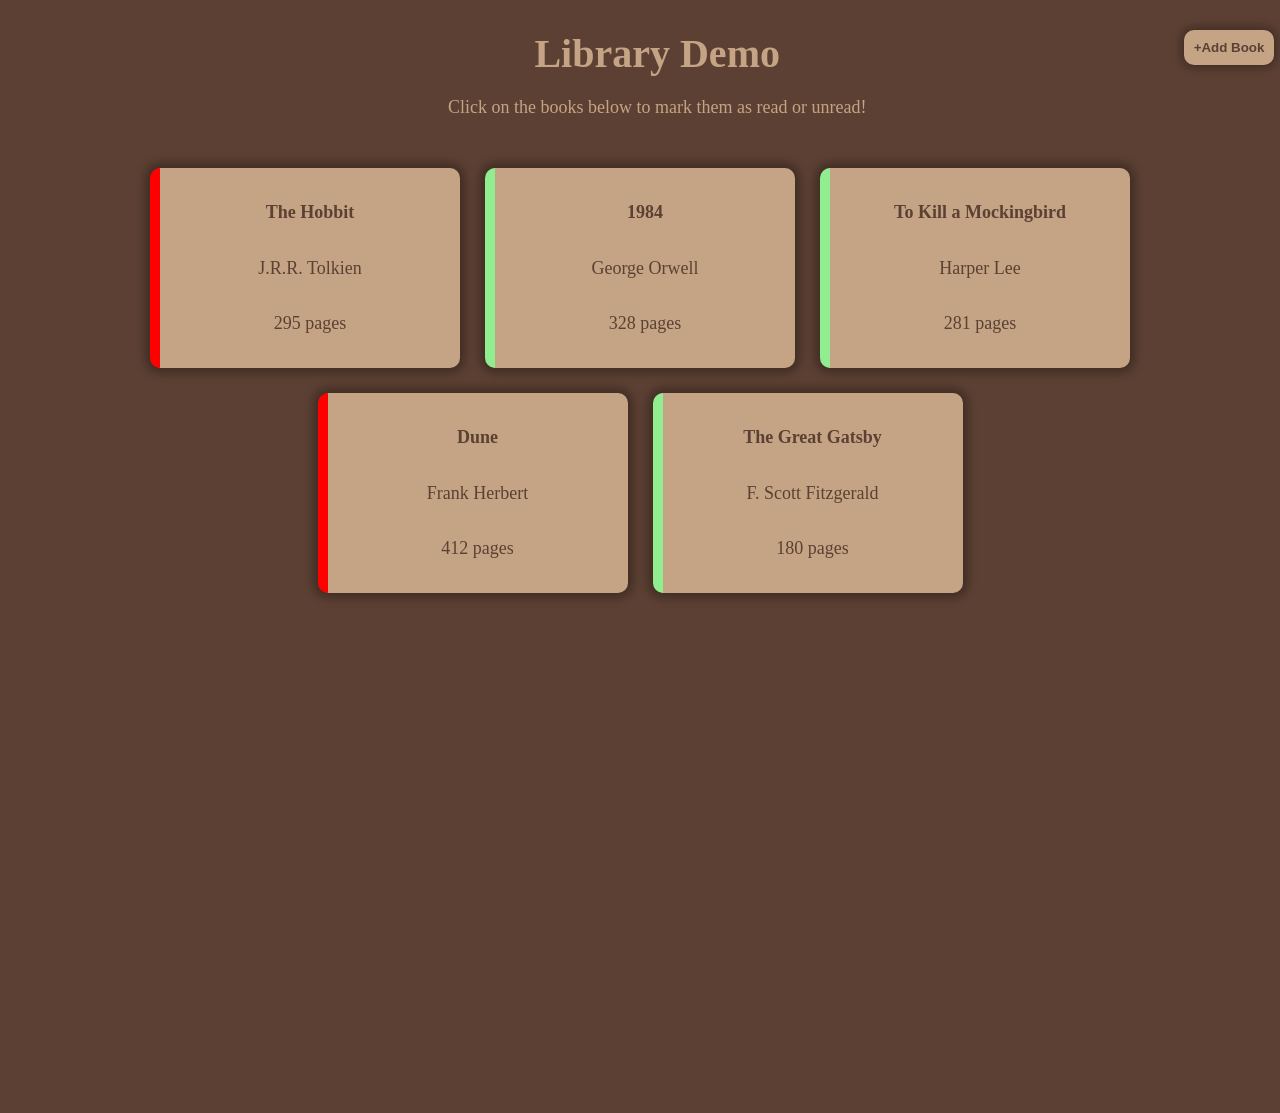
<file: library_project/index.html>
<!doctype html>
<html lang="en">
    <head>
        <meta charset="UTF-8" />
        <meta name="viewport" content="width=device-width, initial-scale=1.0" />
        <title>Library Demo</title>
        <link rel="stylesheet" href="./index.css" />
    </head>
    <body class="body">
        <div class="header__wrapper">
            <h1 class="library__title">Library Demo</h1>
            <p class="library__description">
                Click on the books below to mark them as read or unread!
            </p>
            <button class="open_modal">+Add Book</button>
        </div>
        <div class="library__wrapper"></div>
        <div class="new_book_modal closed">
            <form id="new_book_form">
                <div class="form_heading">
                    <h2 class="form__title">Add New Book</h2>
                    <button class="close_btn">Close</button>
                </div>
                <div class="form__wrapper">
                    <label for="title">
                        Title:
                        <input
                            type="text"
                            name="title"
                            id="title"
                            placeholder="Title of Book"
                        />
                    </label>
                    <label for="author">
                        Author:
                        <input
                            type="text"
                            name="author"
                            id="author"
                            placeholder="Author of Book"
                        />
                    </label>
                    <label for="pages">
                        Page Count:
                        <input
                            type="number"
                            name="pages"
                            id="pages"
                            placeholder="0"
                        />
                    </label>
                    <label for="pages">
                        Have you read this book?
                        <input type="checkbox" name="isRead" id="is_read" />
                    </label>
                    <button class="add_book_btn">Add Book</button>
                </div>
            </form>
        </div>
        <script src="./library.js"></script>
    </body>
</html>
</file>
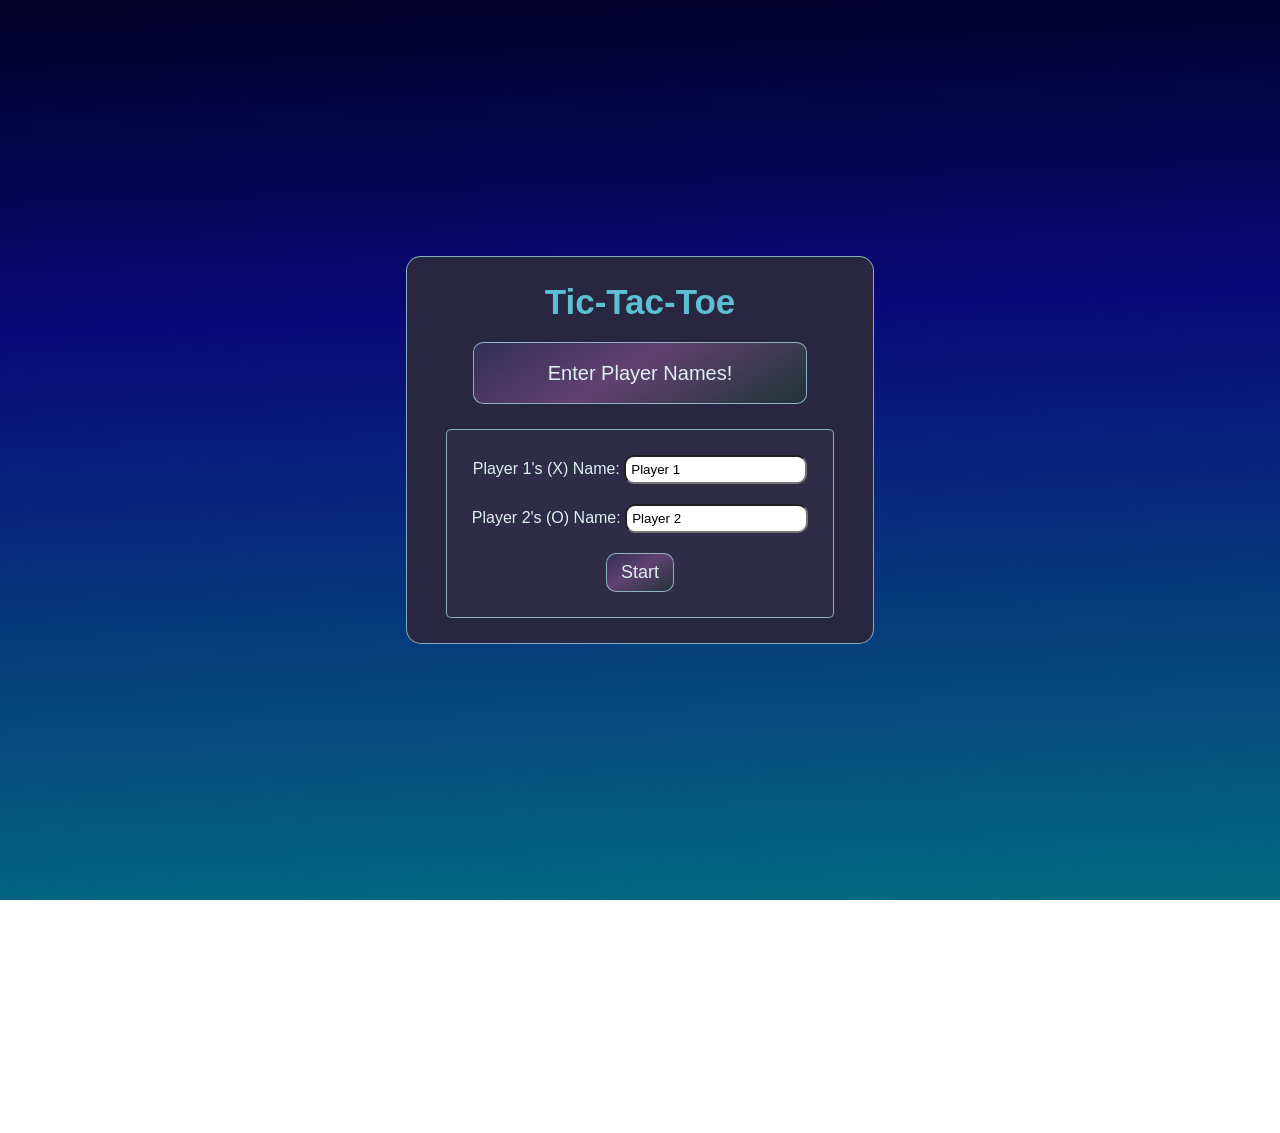
<file: Tic_Tac_Toe/index.html>
<!doctype html>
<html lang="en">
    <head>
        <meta charset="UTF-8" />
        <meta name="viewport" content="width=device-width, initial-scale=1.0" />
        <title>Tic-Tac-Toe</title>
        <link rel="stylesheet" href="./index.css" />
    </head>
    <body>
        <div class="bg">
            <div id="name__modal" class="game__modal">
                <div class="details__wrapper">
                    <h1 class="game__title">Tic-Tac-Toe</h1>
                    <p class="game__details_name_type">Enter Player Names!</p>
                </div>
                <form id="player_name_form">
                    <label for="player1">
                        Player 1's (X) Name:
                        <input
                            type="text"
                            name="player1"
                            id="player1"
                            value="Player 1"
                        />
                    </label>
                    <label for="player2">
                        Player 2's (O) Name:
                        <input
                            type="text"
                            name="player2"
                            id="player2"
                            value="Player 2"
                        />
                    </label>
                    <button type="submit" class="start__btn btn">Start</button>
                </form>
            </div>
            <div id="game__modal" class="game__modal hidden">
                <div class="details__wrapper">
                    <h1 class="game__title">Tic-Tac-Toe</h1>
                    <p class="game__details"></p>
                </div>
                <div class="game__board">
                    <div data-index="0" class="game__piece"></div>
                    <div data-index="1" class="game__piece"></div>
                    <div data-index="2" class="game__piece"></div>
                    <div data-index="3" class="game__piece"></div>
                    <div data-index="4" class="game__piece"></div>
                    <div data-index="5" class="game__piece"></div>
                    <div data-index="6" class="game__piece"></div>
                    <div data-index="7" class="game__piece"></div>
                    <div data-index="8" class="game__piece"></div>
                </div>
                <div class="game__controls">
                    <button class="restart__btn btn">Restart</button>
                </div>
            </div>
        </div>
        <script src="./index.js"></script>
    </body>
</html>
</file>
<file: library_project/index.css>
* {
    padding: 0;
    margin: 0;
}

.body {
    padding: 30px;
    background-color: rgba(92, 64, 51);
}

.header__wrapper {
    position: relative;
    display: flex;
    flex-direction: column;
    justify-content: center;
    align-items: center;
    gap: 20px;
    font-size: 18px;
    color: rgb(196, 164, 132);
    width: 98vw;
}

.open_modal {
    position: absolute;
    top: 0;
    right: 10px;
    padding: 10px;
    border-radius: 10px;
    background-color: rgb(196, 164, 132);
    font-weight: bold;
    color: rgb(92, 64, 51);
    border: none;
    box-shadow: 0 0 10px 3px rgba(0, 0, 0, 0.3);
    transition: all 0.4s cubic-bezier(0.19, 1, 0.22, 1);
}

.open_modal:hover {
    box-shadow: 0 0 15px 5px rgba(0, 0, 0, 0.3);
    transform: scale(1.1);
    cursor: pointer;
    color: black;
}

.library__title {
    text-align: center;
    color: rgb(196, 164, 132);
    font-size: 40px;
}

.library__wrapper {
    display: flex;
    flex-direction: row;
    justify-content: center;
    gap: 25px;
    align-items: center;
    margin-top: 50px;
    flex-wrap: wrap;
}

.book {
    position: relative;
    background-color: rgb(196, 164, 132);
    color: rgb(92, 64, 51);
    display: flex;
    flex-direction: column;
    justify-content: space-evenly;
    align-items: center;
    min-width: 300px;
    min-height: 200px;
    box-shadow: 0 0 10px 5px rgba(0, 0, 0, 0.3);
    border-radius: 10px;
    font-size: 18px;
    transition: all 0.5s cubic-bezier(0.175, 0.885, 0.32, 1.275);
}

.book:hover {
    cursor: pointer;
    transform: scale(1.1);
    box-shadow: 0 0 20px 15px rgba(0, 0, 0, 0.3);
}

.book__title {
    font-weight: bold;
}

.new_book_modal.open {
    visibility: visible;
    position: fixed;
    display: flex;
    align-items: center;
    justify-content: center;
    top: 0;
    left: 0;
    background-color: rgba(34, 33, 33, 0.514);
    min-width: 100%;
    min-height: 100%;
}
.new_book_modal.closed {
    visibility: hidden;
}

.form__title {
    color: rgb(92, 64, 51);
}

#new_book_form {
    position: relative;
    display: flex;
    flex-direction: column;
    align-items: center;
    background-color: rgb(196, 164, 132);
    width: 50vw;
    height: 50vh;
    border-radius: 10px;
    box-shadow: 0 0 10px 5px rgba(0, 0, 0, 0.3);
    padding: 20px;
}

.form__wrapper {
    display: flex;
    flex-direction: column;
    justify-content: space-evenly;
    align-items: center;
    height: 60%;
}

.form__wrapper label {
    display: flex;
    gap: 8px;
    align-items: center;
    font-weight: bold;
    color: rgb(92, 64, 51);
}

.form__wrapper input {
    height: 20px;
    border-radius: 5px;
    padding: 6px;
    border: none;
}

.add_book_btn {
    padding: 10px 5px;
    border-radius: 10px;
    background-color: rgb(92, 64, 51);
    color: rgb(196, 164, 132);
    font-weight: bold;
    border: none;
    box-shadow: 0 0 10px rgba(0, 0, 0, 0.3);
    opacity: 80%;
    transition: opacity 0.4s cubic-bezier(0.5, 0.03, 0.685, 0.22);
}

.add_book_btn:hover {
    opacity: 100%;
    cursor: pointer;
}

.close_btn {
    position: absolute;
    top: 10px;
    right: 10px;
    font-size: 20px;
    color: rgb(92, 64, 51);
    background: none;
    border: none;
}

.close_btn:hover {
    color: red;
    cursor: pointer;
}

.delete_book_btn {
    position: absolute;
    bottom: -25px;
    font-size: 20px;
    color: rgb(252, 27, 27);
    background: none;
    border: none;
    transition: all 0.5s cubic-bezier(0.23, 1, 0.32, 1);
    opacity: 0;
}

.delete_book_btn:hover {
    cursor: pointer;
    opacity: 50%;
}

.book:hover .delete_book_btn {
    transform: translateY(-120%);
    opacity: 1;
}
</file>
<file: Tic_Tac_Toe/index.css>
* {
    padding: 0;
    margin: 0;
}

.bg {
    display: flex;
    justify-content: center;
    align-items: center;
    width: 100vw;
    height: 100vh;
    background: #020024;
    background: linear-gradient(
        178deg,
        rgba(2, 0, 36, 1) 0%,
        rgba(9, 9, 121, 1) 35%,
        rgba(3, 107, 128, 1) 100%
    );
}

.game__modal {
    display: flex;
    flex-direction: column;
    align-items: center;
    width: 32.5%;
    gap: 15px;
    background-color: rgb(40, 38, 64);
    border-radius: 15px;
    padding: 25px;
    font-family: 'Segoe UI', Tahoma, Geneva, Verdana, sans-serif;
    border: 1px solid rgba(176, 230, 240, 0.7);
}

.game__modal.hidden {
    position: absolute;
    visibility: hidden;
    width: 0%;
    height: 0%;
}

.details__wrapper {
    display: flex;
    flex-direction: column;
    align-items: center;
    width: 100%;
}

.game__controls {
    display: flex;
    gap: 25px;
}

.game__title {
    color: rgb(92, 191, 210);
    font-size: 35px;
    margin-bottom: 20px;
}

.game__details {
    height: 60px;
    width: 80%;
    background-color: pink;
    border-radius: 10px;
    margin-bottom: 10px;
    background: linear-gradient(
        148deg,
        rgb(49, 47, 87) 0%,
        rgb(97, 65, 113) 45%,
        rgb(32, 52, 55) 100%
    );
    border: 1px solid rgba(176, 230, 240, 0.7);
    color: rgb(222, 240, 241);
    font-size: 20px;
    display: flex;
    justify-content: center;
    align-items: center;
}

.game__details_name_type {
    height: 60px;
    width: 80%;
    background-color: pink;
    border-radius: 10px;
    margin-bottom: 10px;
    background: linear-gradient(
        148deg,
        rgb(49, 47, 87) 0%,
        rgb(97, 65, 113) 45%,
        rgb(32, 52, 55) 100%
    );
    border: 1px solid rgba(176, 230, 240, 0.7);
    color: rgb(222, 240, 241);
    font-size: 20px;
    display: flex;
    justify-content: center;
    align-items: center;
}

.game__board {
    min-width: 350px;
    min-height: 350px;
    display: grid;
    grid-template-columns: repeat(3, 1fr);
    grid-template-rows: repeat(3, 1fr);
    gap: 25px;
    border: 1px solid rgba(176, 230, 240, 0.7);
    padding: 25px;
    border-radius: 20px;
    background-color: rgb(30, 29, 55);
}

.game__piece {
    display: flex;
    align-items: center;
    justify-content: center;
    font-size: 60px;
    color: rgb(222, 240, 241);
    border-radius: 20px;
    border: 3px solid rgba(176, 230, 240, 0.7);
    transition: all 0.7s cubic-bezier(0.215, 0.61, 0.355, 1);
    background-color: rgba(40, 38, 64, 0.6);
}

.game__piece:hover {
    box-shadow: -3px 0 20px 3px rgba(233, 155, 243, 0.7);
    border: 3px solid rgb(233, 155, 243);
    cursor: pointer;
    transform: scale(1.1);
    background-color: rgb(46, 44, 70);
}

.btn {
    padding: 8px 14px;
    font-family: 'Segoe UI', Tahoma, Geneva, Verdana, sans-serif;
    font-size: 18px;
    border-radius: 10px;
    background: linear-gradient(
        148deg,
        rgb(49, 47, 87) 0%,
        rgb(97, 65, 113) 45%,
        rgb(32, 52, 55) 100%
    );
    color: rgb(222, 240, 241);
    border: 1px solid rgba(176, 230, 240, 0.7);
    transition: all 0.7s cubic-bezier(0.215, 0.61, 0.355, 1);
}

.btn:hover {
    background: linear-gradient(
        148deg,
        rgb(126, 120, 238) 0%,
        rgb(163, 110, 189) 45%,
        rgb(81, 142, 152) 100%
    );
    color: rgb(40, 42, 42);
    cursor: pointer;
    transform: scale(1.1);
    box-shadow: -3px 0 20px 3px rgba(233, 155, 243, 0.7);
    border: 1px solid rgb(233, 155, 243);
}

#player_name_form {
    display: flex;
    flex-direction: column;
    justify-content: center;
    align-items: center;
    border: 1px solid rgba(176, 230, 240, 0.7);
    background-color: rgb(46, 44, 70);
    border-radius: 5px;
    gap: 20px;
    padding: 25px;
}

#player_name_form label {
    color: rgb(222, 240, 241);
}

#player_name_form input {
    border-radius: 10px;
    padding: 5px;
}
</file>
